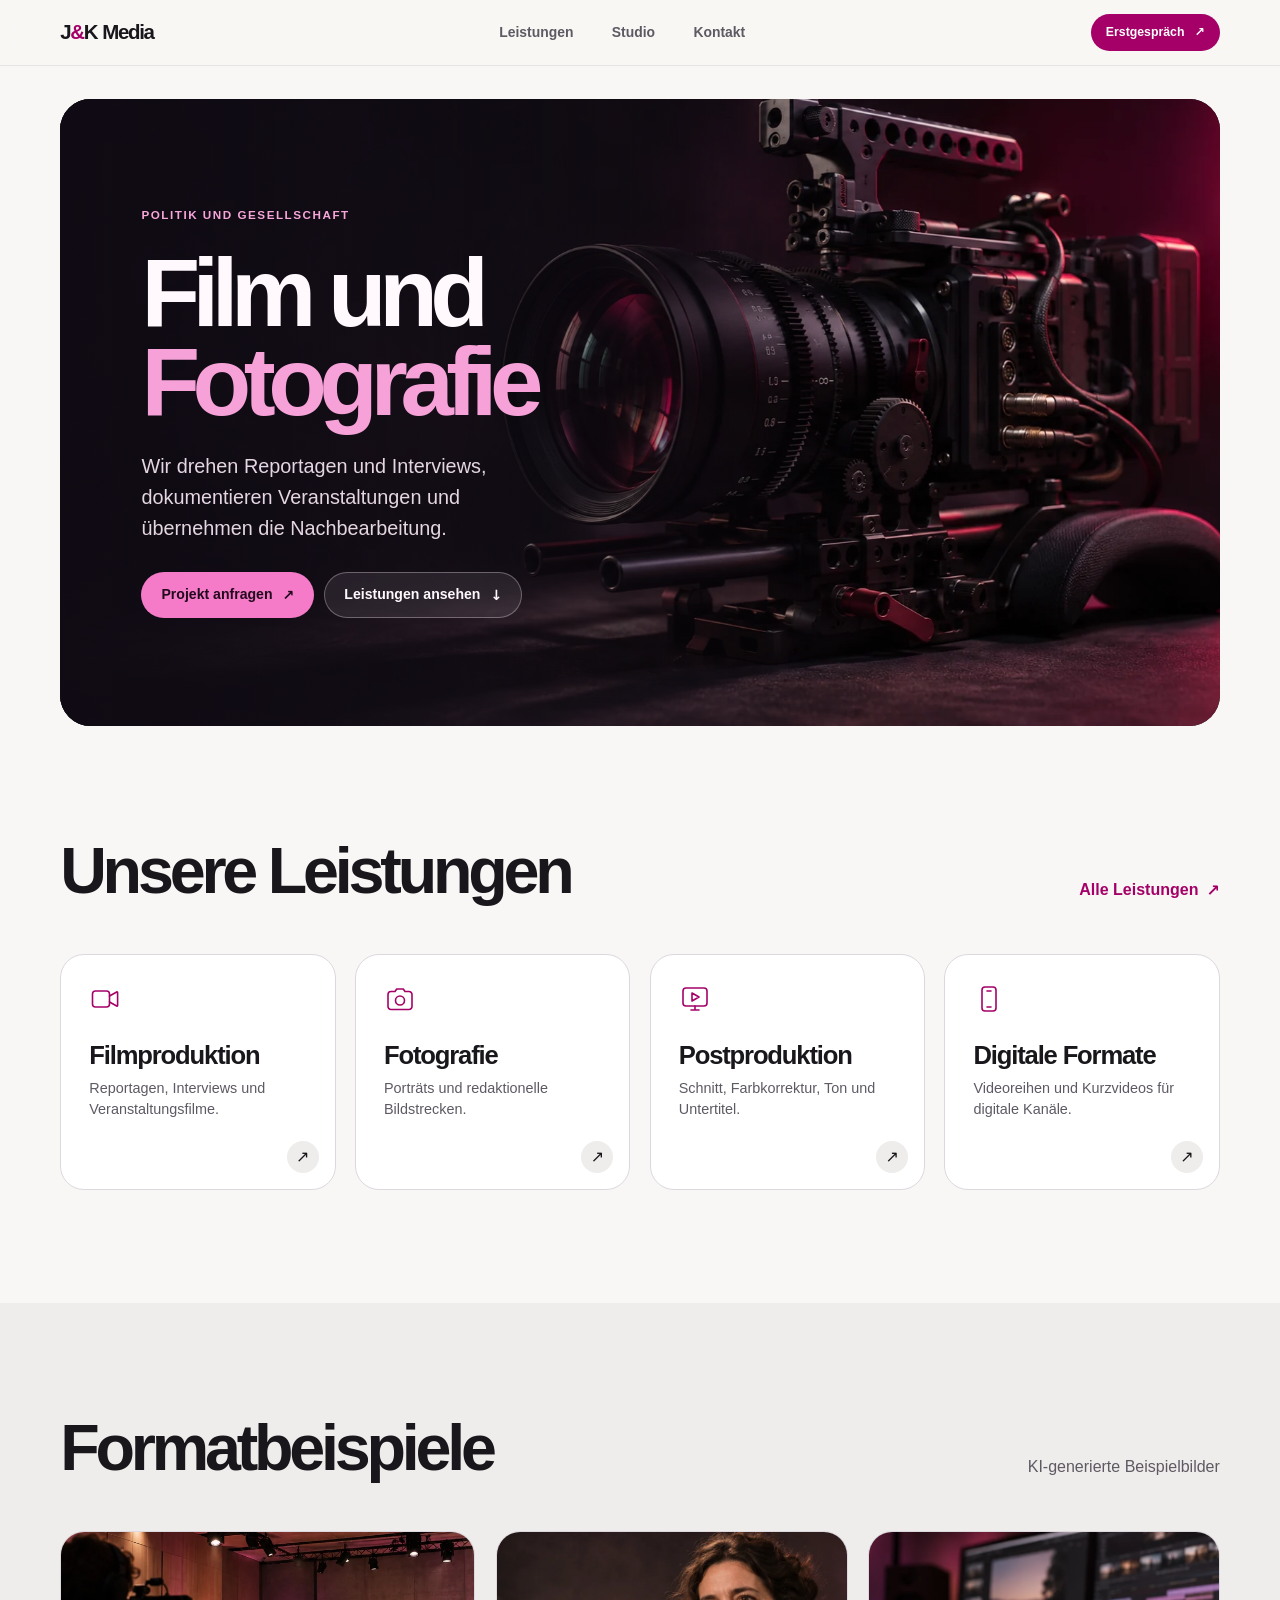
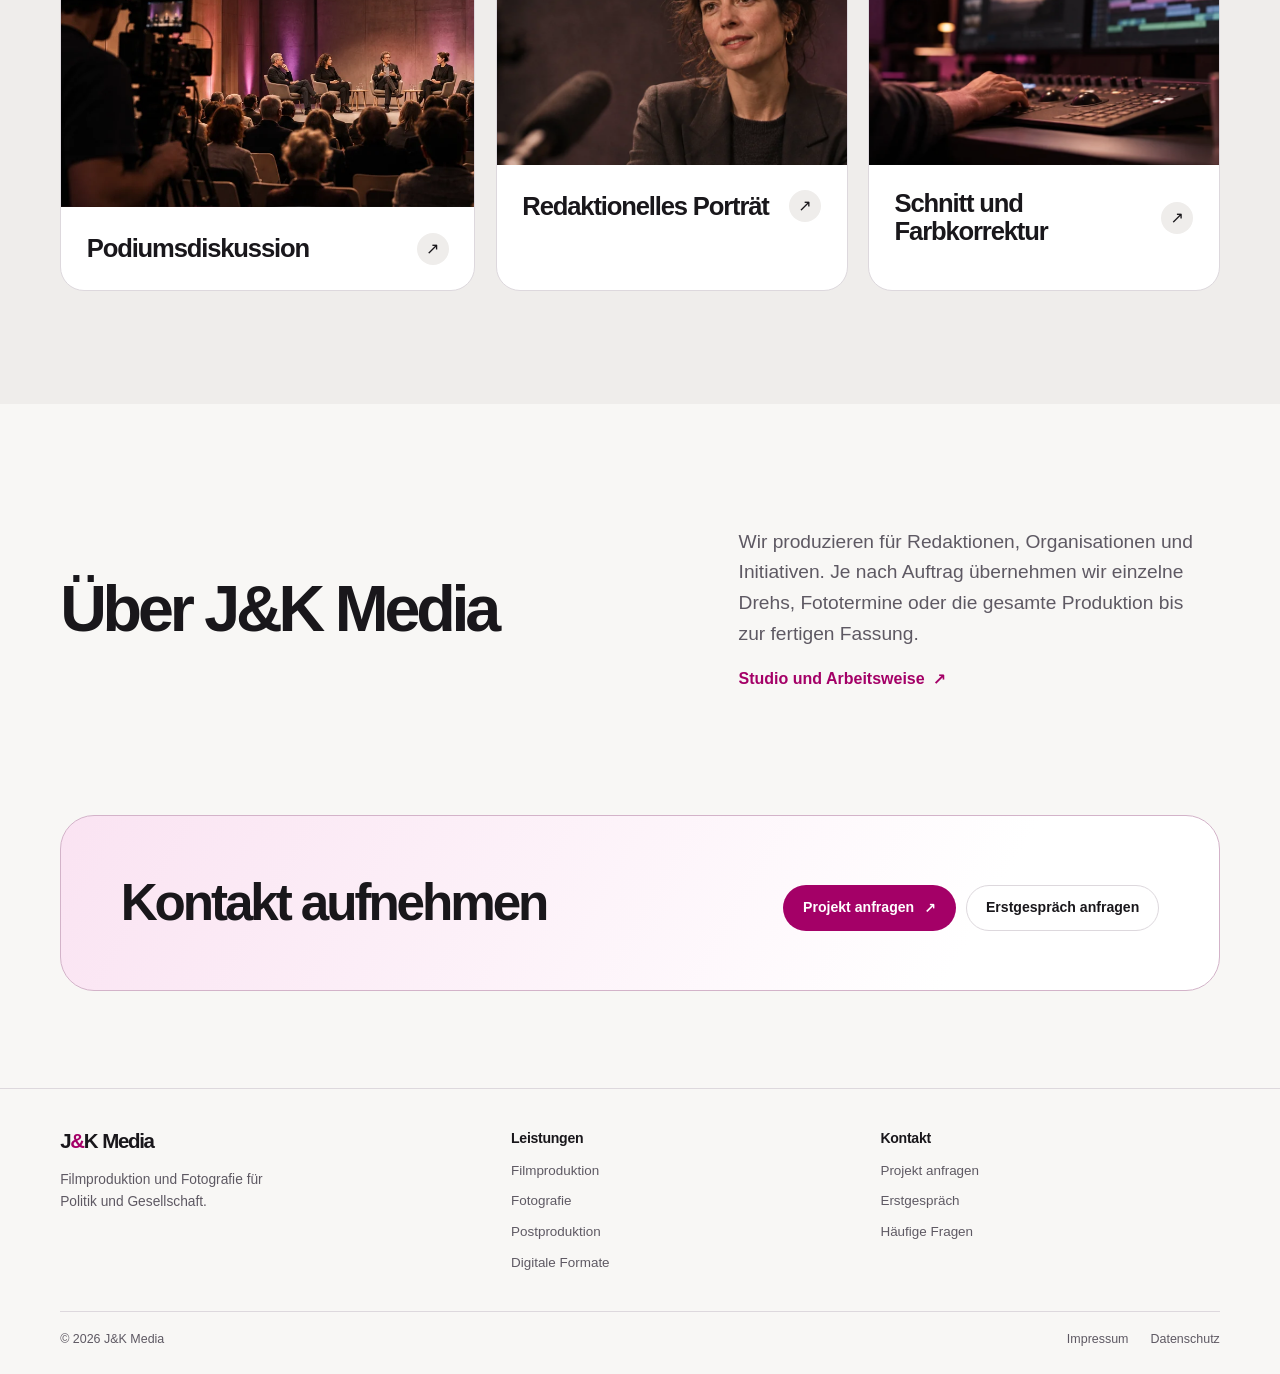
<file: index.html>
<!doctype html>
<html lang="de">
<head>
  <meta charset="utf-8">
  <meta name="viewport" content="width=device-width, initial-scale=1">
  <meta name="color-scheme" content="light dark">
  <meta name="robots" content="noindex">
  <meta name="description" content="J&amp;K Media produziert Reportagen, Interviews und Veranstaltungsfilme zu politischen und gesellschaftlichen Themen. Film, Fotografie und Postproduktion.">
  <title>J&amp;K Media – Filmproduktion und Fotografie</title>
  <link rel="icon" href="assets/images/mark.svg" type="image/svg+xml">
  <link rel="stylesheet" href="assets/css/site.css">
  <script defer src="assets/js/config.js"></script>
  <script defer src="assets/js/site.js"></script>
</head>
<body>
  <a class="skip-link" href="#inhalt">Zum Inhalt springen</a>
  <header class="site-header" data-site-header></header>
  <noscript><nav class="container fallback-nav" aria-label="Hauptnavigation"><a href="leistungen.html">Leistungen</a> <a href="studio.html">Studio</a> <a href="kontakt.html">Kontakt</a></nav></noscript>
  <main id="inhalt">
    <section class="hero container" aria-labelledby="hero-title">
      <div class="hero-frame">
        <picture class="hero-art">
          <source srcset="assets/images/camera-mobile.webp" media="(max-width: 720px)">
          <img class="hero-image" src="assets/images/camera.webp" alt="" width="1774" height="887" fetchpriority="high">
        </picture>
        <div class="hero-content">
          <p class="eyebrow">Politik und Gesellschaft</p>
          <h1 id="hero-title">Film und<br> <em>Fotografie</em></h1>
          <p class="hero-lead">Wir drehen Reportagen und Interviews, dokumentieren Veranstaltungen und übernehmen die Nachbearbeitung.</p>
          <div class="button-row">
            <a class="button button-primary" href="kontakt.html">Projekt anfragen <span class="arrow" aria-hidden="true">↗</span></a>
            <a class="button button-glass" href="#leistungen">Leistungen ansehen <span class="arrow" aria-hidden="true">↓</span></a>
          </div>
        </div>
      </div>
    </section>

    <section class="container section" id="leistungen" aria-labelledby="leistungen-title">
      <div class="section-heading reveal">
        <h2 class="section-title" id="leistungen-title">Unsere Leistungen</h2>
        <a class="text-link" href="leistungen.html">Alle Leistungen <span class="arrow" aria-hidden="true">↗</span></a>
      </div>
      <div class="service-grid">
        <a class="service-card reveal" href="leistungen.html#film">
          <svg class="service-icon" viewBox="0 0 32 32" aria-hidden="true" fill="none" stroke="currentColor" stroke-width="1.6" stroke-linecap="round" stroke-linejoin="round"><rect x="3.5" y="8" width="17" height="16" rx="3"/><path d="m20.5 13 7.2-4a.6.6 0 0 1 .9.5v13a.6.6 0 0 1-.9.5l-7.2-4"/></svg>
          <h3>Filmproduktion</h3>
          <p>Reportagen, Interviews und Veranstaltungsfilme.</p>
          <span class="card-arrow" aria-hidden="true">↗</span>
        </a>
        <a class="service-card reveal" href="leistungen.html#fotografie">
          <svg class="service-icon" viewBox="0 0 32 32" aria-hidden="true" fill="none" stroke="currentColor" stroke-width="1.6" stroke-linecap="round" stroke-linejoin="round"><path d="M11 8.5 12.7 6h6.6L21 8.5h4a3 3 0 0 1 3 3v12a3 3 0 0 1-3 3H7a3 3 0 0 1-3-3v-12a3 3 0 0 1 3-3z"/><circle cx="16" cy="17.5" r="4.5"/></svg>
          <h3>Fotografie</h3>
          <p>Porträts und redaktionelle Bildstrecken.</p>
          <span class="card-arrow" aria-hidden="true">↗</span>
        </a>
        <a class="service-card reveal" href="leistungen.html#postproduktion">
          <svg class="service-icon" viewBox="0 0 32 32" aria-hidden="true" fill="none" stroke="currentColor" stroke-width="1.6" stroke-linecap="round" stroke-linejoin="round"><rect x="4" y="5" width="24" height="18" rx="3"/><path d="M12 27h8m-4-4v4m-3-17 7 4-7 4z"/></svg>
          <h3>Postproduktion</h3>
          <p>Schnitt, Farbkorrektur, Ton und Untertitel.</p>
          <span class="card-arrow" aria-hidden="true">↗</span>
        </a>
        <a class="service-card reveal" href="leistungen.html#digital">
          <svg class="service-icon" viewBox="0 0 32 32" aria-hidden="true" fill="none" stroke="currentColor" stroke-width="1.6" stroke-linecap="round" stroke-linejoin="round"><rect x="9" y="4" width="14" height="24" rx="3"/><path d="M14 8h4m-4 16h4"/></svg>
          <h3>Digitale Formate</h3>
          <p>Videoreihen und Kurzvideos für digitale Kanäle.</p>
          <span class="card-arrow" aria-hidden="true">↗</span>
        </a>
      </div>
    </section>

    <section class="formats" aria-labelledby="formate-title">
      <div class="container section">
        <div class="section-heading reveal">
          <h2 class="section-title" id="formate-title">Formatbeispiele</h2>
          <p>KI-generierte Beispielbilder</p>
        </div>
        <div class="format-grid">
          <a class="format-card reveal" href="leistungen.html#film">
            <div class="format-image"><img src="assets/images/forum.webp" alt="Blick in ein Auditorium mit Kamera im Vordergrund" width="1024" height="512" loading="lazy"></div>
            <div class="format-caption"><h3>Podiums&shy;diskussion</h3><span class="card-arrow" aria-hidden="true">↗</span></div>
          </a>
          <a class="format-card reveal" href="leistungen.html#fotografie">
            <div class="format-image"><img src="assets/images/portrait.webp" alt="Person in einer Interviewsituation" width="1024" height="512" loading="lazy"></div>
            <div class="format-caption"><h3>Redaktionelles Porträt</h3><span class="card-arrow" aria-hidden="true">↗</span></div>
          </a>
          <a class="format-card reveal" href="leistungen.html#postproduktion">
            <div class="format-image"><img src="assets/images/post.webp" alt="Arbeitsplatz mit Bildschirmen und Schnittpult" width="1024" height="512" loading="lazy"></div>
            <div class="format-caption"><h3>Schnitt und Farbkorrektur</h3><span class="card-arrow" aria-hidden="true">↗</span></div>
          </a>
        </div>
      </div>
    </section>

    <section class="container section studio-teaser" aria-labelledby="studio-title">
      <div class="split reveal">
        <h2 class="section-title" id="studio-title">Über J&amp;K Media</h2>
        <div class="stack">
          <p class="lead">Wir produzieren für Redaktionen, Organisationen und Initiativen. Je nach Auftrag übernehmen wir einzelne Drehs, Fototermine oder die gesamte Produktion bis zur fertigen Fassung.</p>
          <a class="text-link" href="studio.html">Studio und Arbeitsweise <span class="arrow" aria-hidden="true">↗</span></a>
        </div>
      </div>
    </section>

    <section class="container home-contact" aria-labelledby="kontakt-title">
      <div class="contact-band reveal">
        <h2 id="kontakt-title">Kontakt aufnehmen</h2>
        <div class="button-row">
          <a class="button button-primary" href="kontakt.html">Projekt anfragen <span class="arrow" aria-hidden="true">↗</span></a>
          <a class="button button-secondary" href="kontakt.html?anliegen=termin">Erstgespräch anfragen</a>
        </div>
      </div>
    </section>
  </main>
  <footer class="site-footer" data-site-footer></footer>
  <noscript><nav class="container fallback-nav" aria-label="Rechtliches"><a href="impressum.html">Impressum</a> <a href="datenschutz.html">Datenschutz</a></nav></noscript>
</body>
</html>
</file>
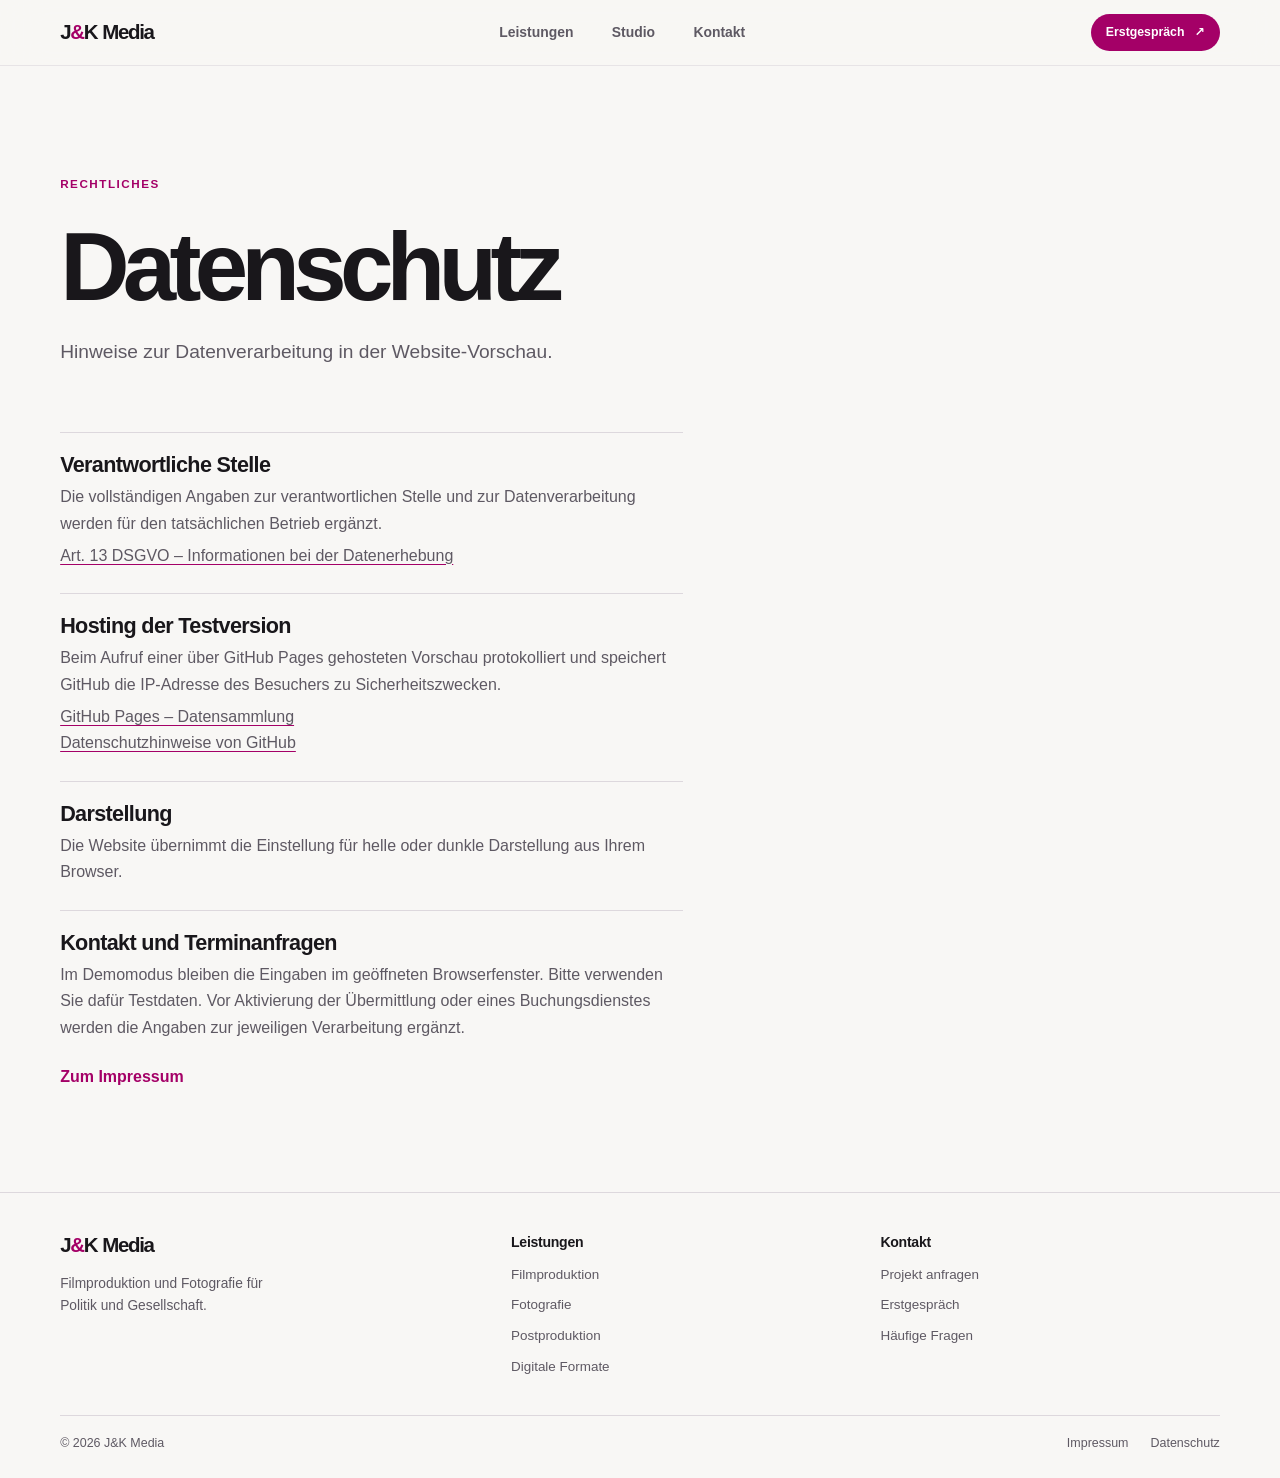
<file: datenschutz.html>
<!doctype html>
<html lang="de">
<head>
  <meta charset="utf-8">
  <meta name="viewport" content="width=device-width, initial-scale=1">
  <meta name="color-scheme" content="light dark">
  <meta name="robots" content="noindex">
  <meta name="description" content="Hinweise zum Datenschutz in der Website-Vorschau von J&amp;K Media.">
  <title>Datenschutz – J&amp;K Media</title>
  <link rel="icon" href="assets/images/mark.svg" type="image/svg+xml">
  <link rel="stylesheet" href="assets/css/site.css">
  <link rel="stylesheet" href="assets/css/pages.css">
  <script src="assets/js/config.js" defer></script>
  <script src="assets/js/site.js" defer></script>
</head>
<body>
  <a class="skip-link" href="#inhalt">Zum Inhalt springen</a>
  <header class="site-header" data-site-header></header>
  <noscript><nav class="container fallback-nav" aria-label="Hauptnavigation"><a href="index.html">Startseite</a> <a href="leistungen.html">Leistungen</a> <a href="studio.html">Studio</a> <a href="kontakt.html">Kontakt</a></nav></noscript>
  <main id="inhalt">
    <section class="page-intro editorial-intro section legal-intro">
      <div class="container">
        <p class="eyebrow">Rechtliches</p>
        <h1>Datenschutz</h1>
        <p class="lead">Hinweise zur Datenverarbeitung in der Website-Vorschau.</p>
      </div>
    </section>
    <div class="container">
      <div class="legal-copy">
        <section>
          <h2>Verantwortliche Stelle</h2>
          <p>Die vollständigen Angaben zur verantwortlichen Stelle und zur Datenverarbeitung werden für den tatsächlichen Betrieb ergänzt.</p>
          <p><a href="https://eur-lex.europa.eu/legal-content/DE/TXT/?uri=CELEX%3A32016R0679#art_13">Art. 13 DSGVO – Informationen bei der Datenerhebung</a></p>
        </section>
        <section>
          <h2>Hosting der Testversion</h2>
          <p>Beim Aufruf einer über GitHub Pages gehosteten Vorschau protokolliert und speichert GitHub die IP-Adresse des Besuchers zu Sicherheitszwecken.</p>
          <p><a href="https://docs.github.com/de/pages/getting-started-with-github-pages/what-is-github-pages#datensammlung">GitHub Pages – Datensammlung</a><br>
             <a href="https://docs.github.com/de/site-policy/privacy-policies/github-general-privacy-statement">Datenschutzhinweise von GitHub</a></p>
        </section>
        <section>
          <h2>Darstellung</h2>
          <p>Die Website übernimmt die Einstellung für helle oder dunkle Darstellung aus Ihrem Browser.</p>
        </section>
        <section>
          <h2>Kontakt und Terminanfragen</h2>
          <p>Im Demomodus bleiben die Eingaben im geöffneten Browserfenster. Bitte verwenden Sie dafür Testdaten. Vor Aktivierung der Übermittlung oder eines Buchungsdienstes werden die Angaben zur jeweiligen Verarbeitung ergänzt.</p>
        </section>
        <a class="text-link" href="impressum.html">Zum Impressum</a>
      </div>
    </div>
  </main>
  <footer class="site-footer" data-site-footer></footer>
</body>
</html>
</file>
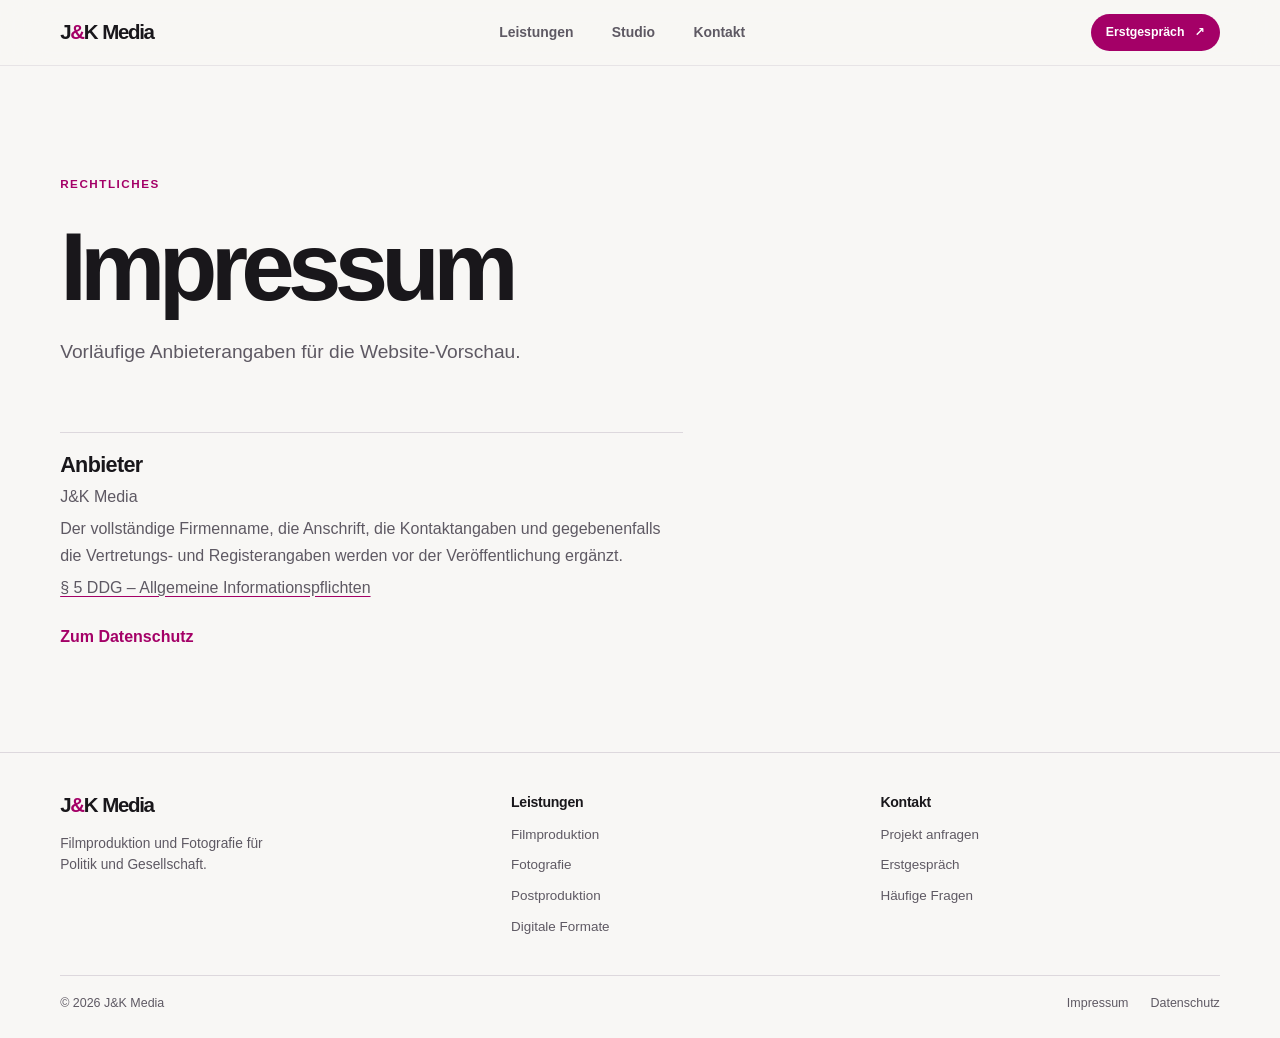
<file: impressum.html>
<!doctype html>
<html lang="de">
<head>
  <meta charset="utf-8">
  <meta name="viewport" content="width=device-width, initial-scale=1">
  <meta name="color-scheme" content="light dark">
  <meta name="robots" content="noindex">
  <meta name="description" content="Anbieterangaben zur Vorschau der Website von J&amp;K Media.">
  <title>Impressum – J&amp;K Media</title>
  <link rel="icon" href="assets/images/mark.svg" type="image/svg+xml">
  <link rel="stylesheet" href="assets/css/site.css">
  <link rel="stylesheet" href="assets/css/pages.css">
  <script src="assets/js/config.js" defer></script>
  <script src="assets/js/site.js" defer></script>
</head>
<body>
  <a class="skip-link" href="#inhalt">Zum Inhalt springen</a>
  <header class="site-header" data-site-header></header>
  <noscript><nav class="container fallback-nav" aria-label="Hauptnavigation"><a href="index.html">Startseite</a> <a href="leistungen.html">Leistungen</a> <a href="studio.html">Studio</a> <a href="kontakt.html">Kontakt</a></nav></noscript>
  <main id="inhalt">
    <section class="page-intro editorial-intro section legal-intro">
      <div class="container">
        <p class="eyebrow">Rechtliches</p>
        <h1>Impressum</h1>
        <p class="lead">Vorläufige Anbieterangaben für die Website-Vorschau.</p>
      </div>
    </section>
    <div class="container">
      <div class="legal-copy">
        <section>
          <h2>Anbieter</h2>
          <p>J&amp;K Media</p>
          <p>Der vollständige Firmenname, die Anschrift, die Kontaktangaben und gegebenenfalls die Vertretungs- und Registerangaben werden vor der Veröffentlichung ergänzt.</p>
          <p><a href="https://www.gesetze-im-internet.de/ddg/__5.html">§ 5 DDG – Allgemeine Informationspflichten</a></p>
        </section>
        <a class="text-link" href="datenschutz.html">Zum Datenschutz</a>
      </div>
    </div>
  </main>
  <footer class="site-footer" data-site-footer></footer>
</body>
</html>
</file>
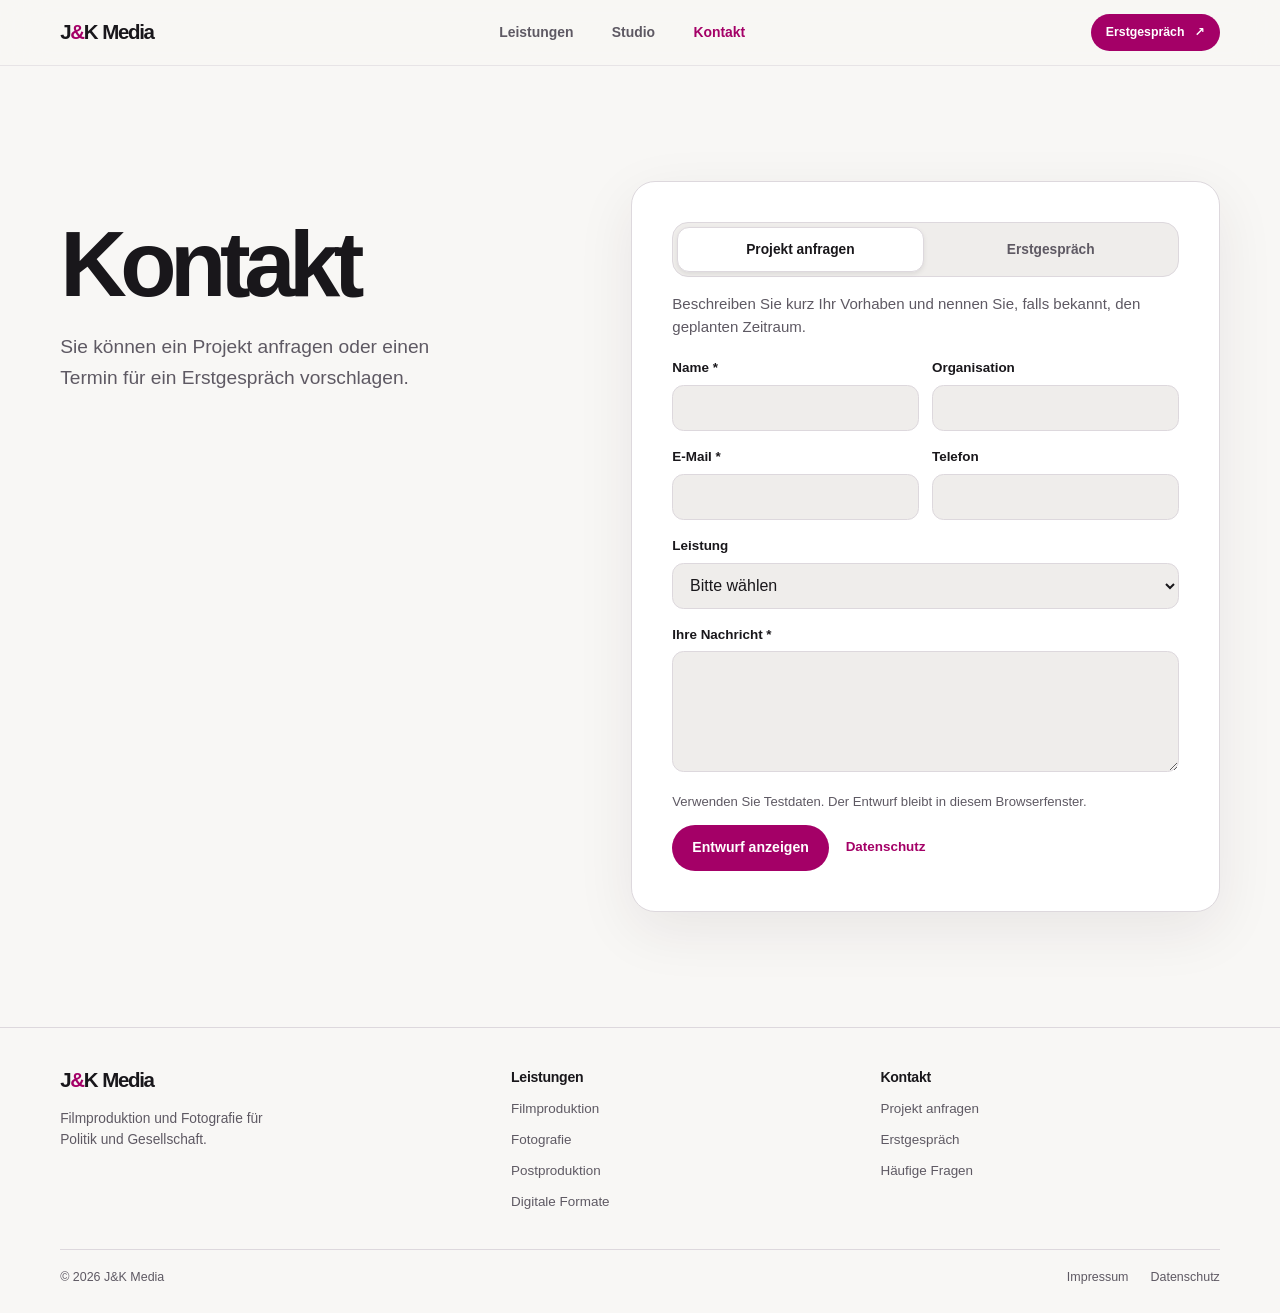
<file: kontakt.html>
<!doctype html>
<html lang="de">
<head>
  <meta charset="utf-8">
  <meta name="viewport" content="width=device-width, initial-scale=1">
  <meta name="color-scheme" content="light dark">
  <meta name="robots" content="noindex">
  <meta name="description" content="Projektanfragen und Termine für ein Erstgespräch mit J&amp;K Media.">
  <title>Kontakt · J&amp;K Media</title>
  <link rel="icon" href="assets/images/mark.svg" type="image/svg+xml">
  <link rel="stylesheet" href="assets/css/site.css">
  <link rel="stylesheet" href="assets/css/contact.css">
  <script src="assets/js/config.js" defer></script>
  <script src="assets/js/site.js" defer></script>
  <script src="assets/js/contact.js" defer></script>
</head>
<body>
  <a class="skip-link" href="#inhalt">Zum Inhalt springen</a>
  <header class="site-header" data-site-header></header>
  <noscript><nav class="container fallback-nav" aria-label="Hauptnavigation"><a href="index.html">Startseite</a> <a href="leistungen.html">Leistungen</a> <a href="studio.html">Studio</a> <a href="kontakt.html" aria-current="page">Kontakt</a></nav></noscript>
  <main id="inhalt">
    <section class="section contact-section" aria-labelledby="contact-title">
      <div class="container contact-grid">
        <div class="contact-intro">
          <h1 id="contact-title">Kontakt</h1>
          <p class="lead">Sie können ein Projekt anfragen oder einen Termin für ein Erstgespräch vorschlagen.</p>
          <address class="contact-channels" data-contact-channels hidden>
            <a class="text-link" data-contact-email hidden>E-Mail schreiben</a>
            <a class="text-link" data-contact-phone hidden>Anrufen</a>
            <a class="text-link" data-contact-whatsapp hidden>WhatsApp öffnen</a>
          </address>
        </div>

        <div class="surface contact-card" id="anfrage">
          <noscript>
            <p>Aktivieren Sie JavaScript, um eine Anfrage zu erstellen oder einen Termin vorzuschlagen.</p>
          </noscript>

          <div data-contact-interface hidden>
            <div class="contact-modes" role="group" aria-label="Anliegen">
              <button type="button" data-contact-mode="projekt" aria-controls="contact-form" aria-pressed="true">Projekt anfragen</button>
              <button type="button" data-contact-mode="termin" aria-controls="contact-form" aria-pressed="false">Erstgespräch</button>
            </div>

            <p class="contact-mode-note" id="contact-mode-note"></p>
            <div class="contact-booking" data-booking-link hidden>
              <a class="button button-primary" data-booking-url target="_blank" rel="noopener noreferrer">Kalender öffnen <span aria-hidden="true">↗</span></a>
              <small>Der Kalender des Buchungsanbieters öffnet sich in einem neuen Tab.</small>
            </div>

            <form id="contact-form" aria-describedby="contact-mode-note contact-delivery-note">
              <fieldset class="contact-fields" disabled>
                <legend class="contact-visually-hidden">Ihre Angaben</legend>
                <label for="contact-name">Name <span aria-hidden="true">*</span>
                  <input id="contact-name" name="name" autocomplete="name" maxlength="100" required>
                </label>
                <label for="contact-company">Organisation
                  <input id="contact-company" name="company" autocomplete="organization" maxlength="120">
                </label>
                <label for="contact-email">E-Mail <span aria-hidden="true">*</span>
                  <input id="contact-email" name="email" type="email" autocomplete="email" maxlength="254" required>
                </label>
                <label for="contact-phone">Telefon
                  <input id="contact-phone" name="phone" type="tel" autocomplete="tel" maxlength="50">
                </label>
                <label class="contact-field-wide" for="contact-service" data-project-field>Leistung
                  <select id="contact-service" name="service">
                    <option value="">Bitte wählen</option>
                    <option value="Film &amp; Video">Filmproduktion</option>
                    <option>Fotografie</option>
                    <option value="Live &amp; Event">Veranstaltungen</option>
                    <option value="Social Media">Digitale Formate</option>
                    <option>Postproduktion</option>
                    <option>Sonstiges</option>
                  </select>
                </label>
                <label for="contact-date" data-booking-field hidden>Wunschdatum <span aria-hidden="true">*</span>
                  <input id="contact-date" name="preferredDate" type="date" required disabled>
                </label>
                <label for="contact-time" data-booking-field hidden>Zeitfenster (Berliner Zeit)
                  <select id="contact-time" name="preferredTime" disabled>
                    <option value="">Flexibel</option>
                    <option>Vormittags (9–12 Uhr)</option>
                    <option>Mittags (12–15 Uhr)</option>
                    <option>Nachmittags (15–18 Uhr)</option>
                  </select>
                </label>
                <label class="contact-field-wide" for="contact-message"><span data-message-label>Ihre Nachricht <span aria-hidden="true">*</span></span>
                  <textarea id="contact-message" name="message" rows="4" maxlength="3000" required></textarea>
                </label>
              </fieldset>
              <p class="contact-delivery-note" id="contact-delivery-note"></p>
              <div class="contact-actions">
                <button type="submit" class="button button-primary" disabled data-contact-submit></button>
                <a class="text-link" href="datenschutz.html">Datenschutz</a>
              </div>
            </form>
            <p class="contact-status" role="status" aria-live="polite" data-contact-status></p>

            <div class="contact-draft" data-contact-draft hidden>
              <label for="contact-draft-text">Entwurf</label>
              <textarea id="contact-draft-text" rows="8" readonly></textarea>
              <div class="contact-actions">
                <button class="button button-secondary" type="button" data-copy-draft>Text kopieren</button>
                <a class="text-link" data-draft-email hidden>E-Mail öffnen</a>
              </div>
            </div>
          </div>
        </div>
      </div>
    </section>
  </main>
  <footer class="site-footer" data-site-footer></footer>
</body>
</html>
</file>
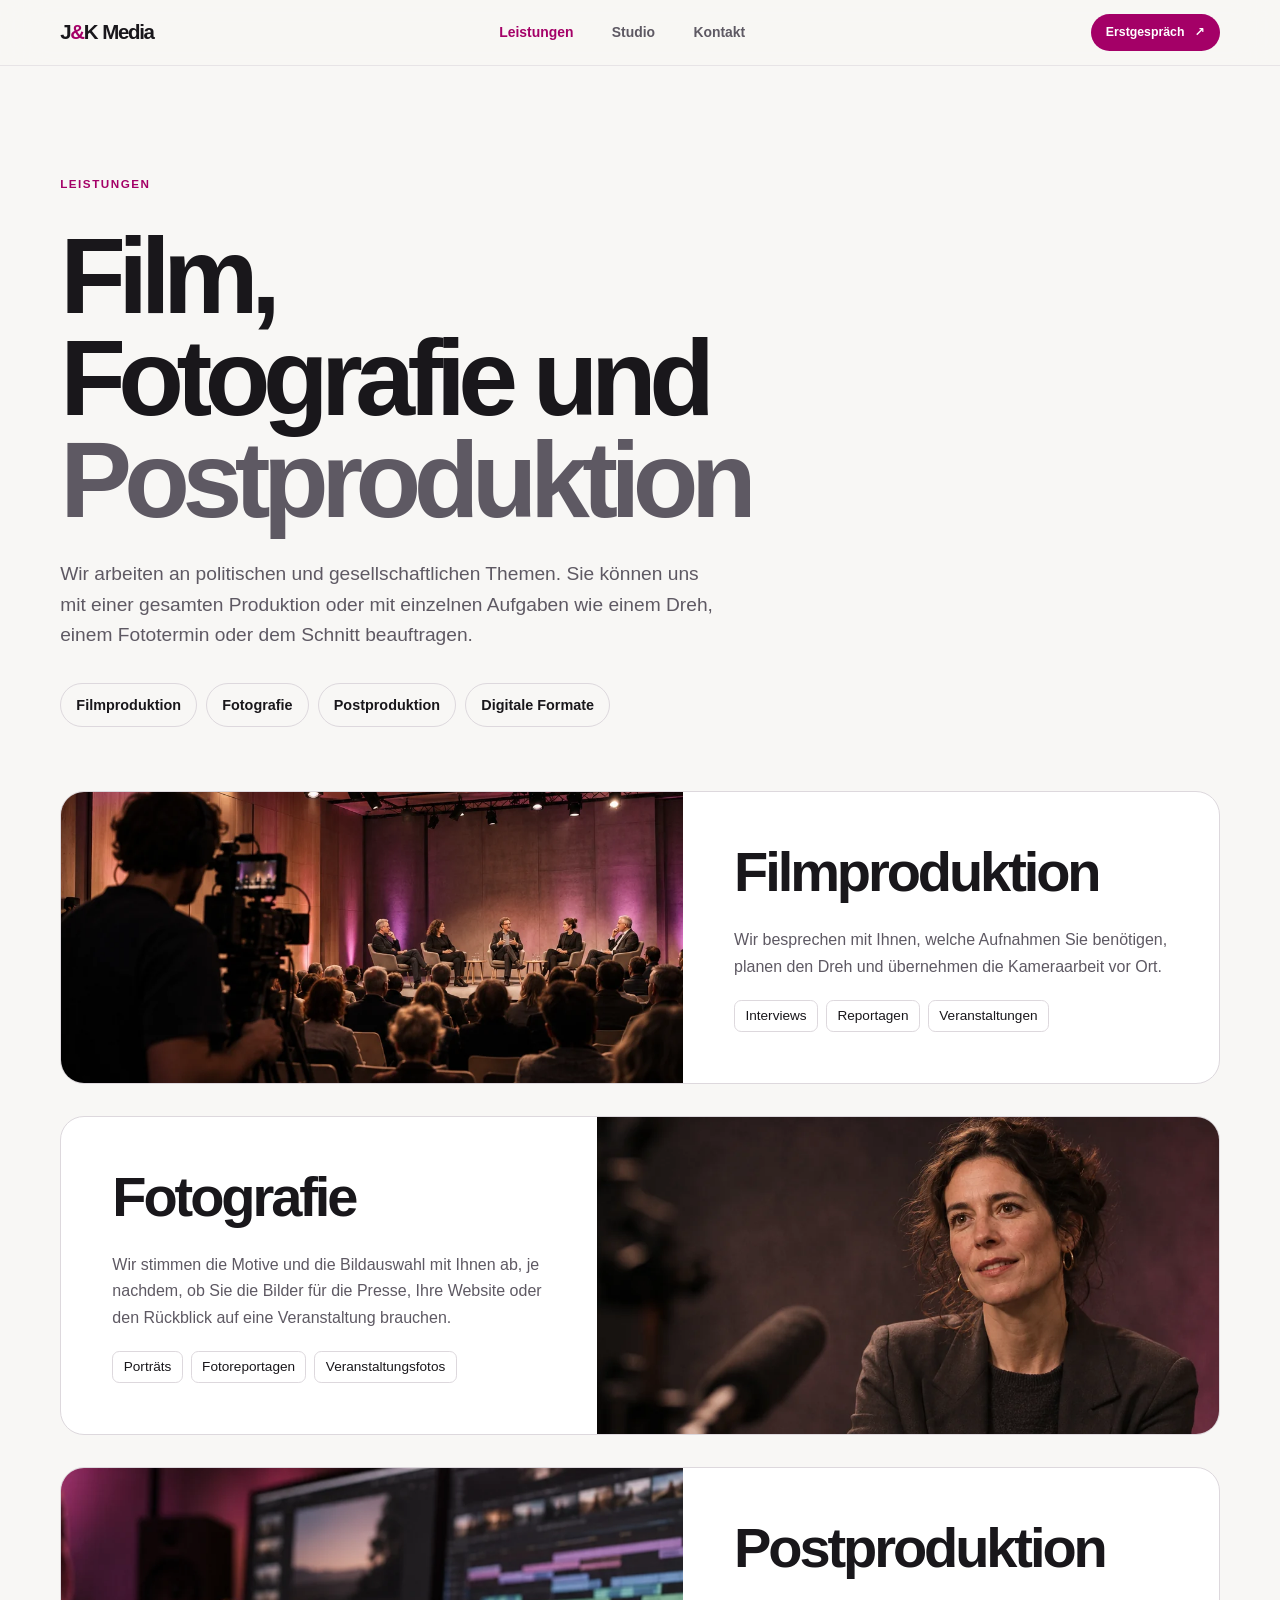
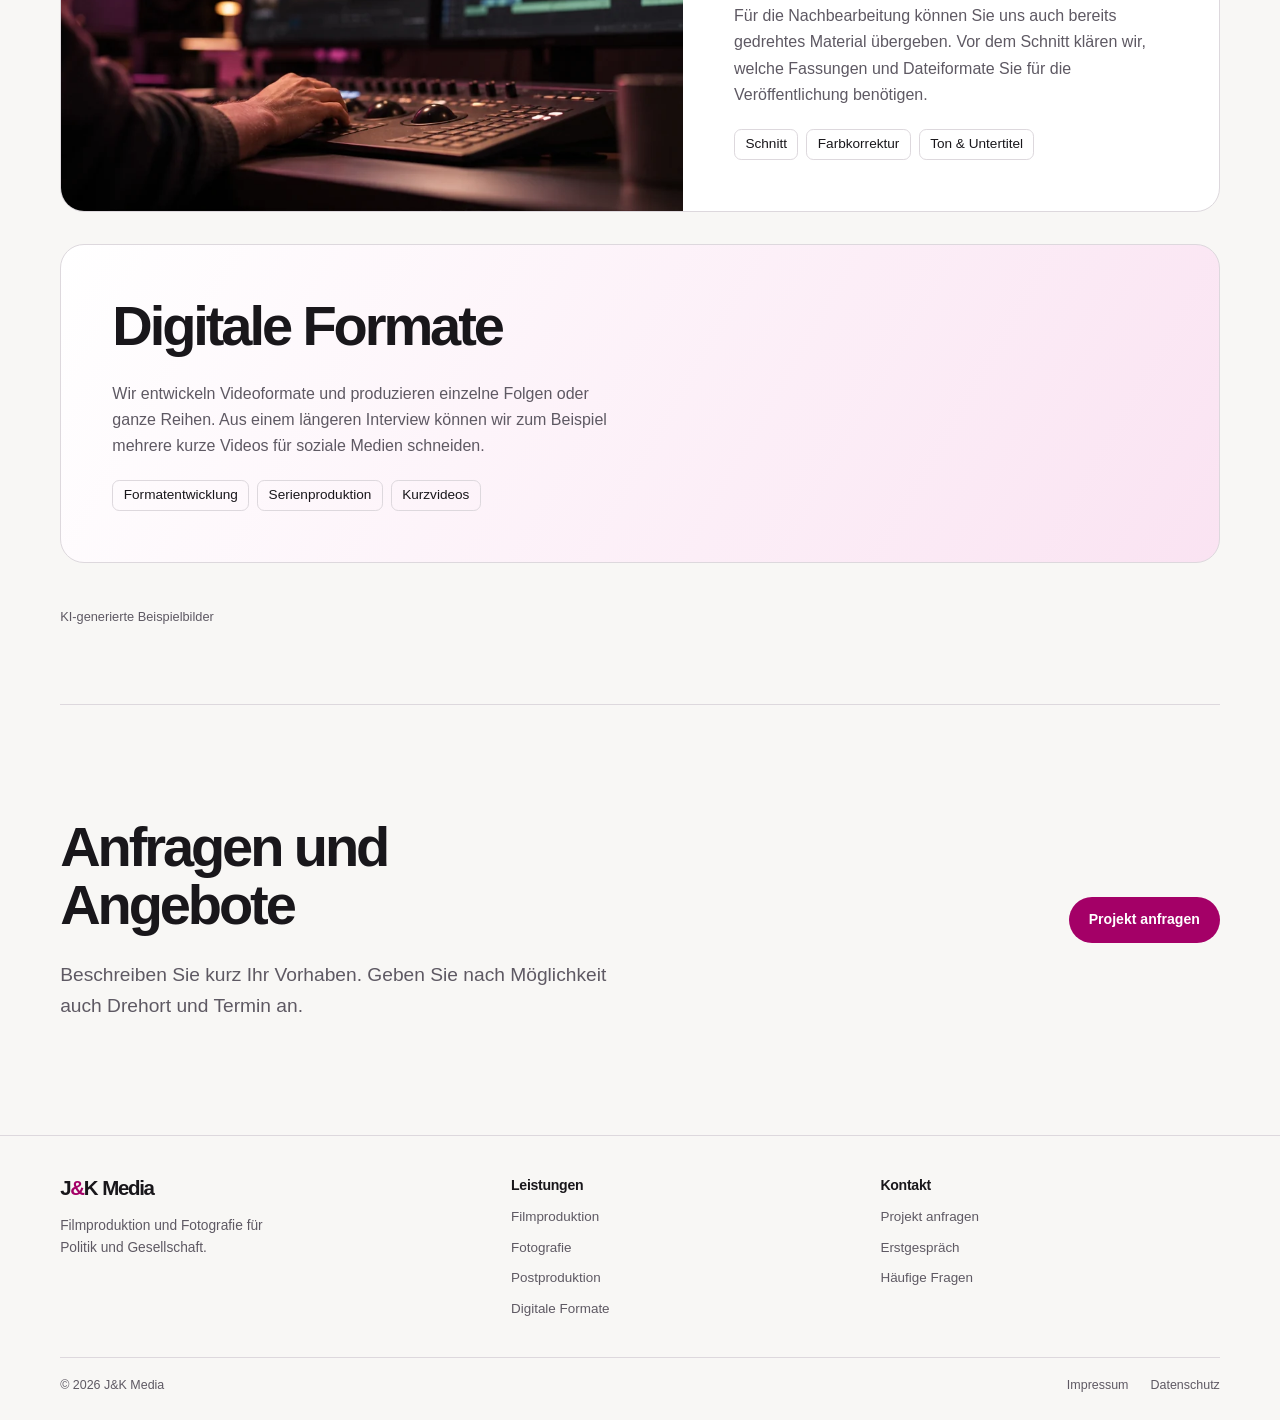
<file: leistungen.html>
<!doctype html>
<html lang="de">
<head>
  <meta charset="utf-8">
  <meta name="viewport" content="width=device-width, initial-scale=1">
  <meta name="color-scheme" content="light dark">
  <meta name="robots" content="noindex">
  <meta name="description" content="J&amp;K Media bietet Filmproduktion, Fotografie, Postproduktion und digitale Videoformate für politische und gesellschaftliche Themen an.">
  <title>Leistungen – J&amp;K Media</title>
  <link rel="icon" href="assets/images/mark.svg" type="image/svg+xml">
  <link rel="stylesheet" href="assets/css/site.css">
  <link rel="stylesheet" href="assets/css/pages.css">
  <script src="assets/js/config.js" defer></script>
  <script src="assets/js/site.js" defer></script>
</head>
<body>
  <a class="skip-link" href="#inhalt">Zum Inhalt springen</a>
  <header class="site-header" data-site-header></header>
  <noscript><nav class="container fallback-nav" aria-label="Hauptnavigation"><a href="index.html">Startseite</a> <a href="studio.html">Studio</a> <a href="kontakt.html">Kontakt</a></nav></noscript>
  <main id="inhalt">
    <section class="page-intro editorial-intro section">
      <div class="container">
        <p class="eyebrow">Leistungen</p>
        <h1>Film, Fotografie und <span>Postproduktion</span></h1>
        <p class="lead">Wir arbeiten an politischen und gesellschaftlichen Themen. Sie können uns mit einer gesamten Produktion oder mit einzelnen Aufgaben wie einem Dreh, einem Fototermin oder dem Schnitt beauftragen.</p>
        <nav class="jump-links" aria-label="Leistungen im Überblick">
          <a href="#film">Filmproduktion</a>
          <a href="#fotografie">Fotografie</a>
          <a href="#postproduktion">Postproduktion</a>
          <a href="#digital">Digitale Formate</a>
        </nav>
      </div>
    </section>

    <div class="container service-list">
      <article class="service-detail" id="film" aria-labelledby="film-titel">
        <figure class="service-visual">
          <img src="assets/images/forum.webp" alt="Blick auf ein Gespräch auf einer Bühne vor Publikum" loading="lazy" decoding="async">
        </figure>
        <div class="service-copy">
          <h2 id="film-titel">Filmproduktion</h2>
          <p>Wir besprechen mit Ihnen, welche Aufnahmen Sie benötigen, planen den Dreh und übernehmen die Kameraarbeit vor Ort.</p>
          <ul class="format-list" aria-label="Formate für Film und Kamera">
            <li>Interviews</li>
            <li>Reportagen</li>
            <li>Veranstaltungen</li>
          </ul>
        </div>
      </article>

      <article class="service-detail" id="fotografie" aria-labelledby="foto-titel">
        <figure class="service-visual">
          <img src="assets/images/portrait.webp" alt="Redaktionelles Porträt bei der Arbeit vor Ort" loading="lazy" decoding="async">
        </figure>
        <div class="service-copy">
          <h2 id="foto-titel">Fotografie</h2>
          <p>Wir stimmen die Motive und die Bildauswahl mit Ihnen ab, je nachdem, ob Sie die Bilder für die Presse, Ihre Website oder den Rückblick auf eine Veranstaltung brauchen.</p>
          <ul class="format-list" aria-label="Formate für Fotografie">
            <li>Porträts</li>
            <li>Fotoreportagen</li>
            <li>Veranstaltungsfotos</li>
          </ul>
        </div>
      </article>

      <article class="service-detail" id="postproduktion" aria-labelledby="post-titel">
        <figure class="service-visual">
          <img src="assets/images/post.webp" alt="Schnittplatz mit Videomaterial auf den Monitoren" loading="lazy" decoding="async">
        </figure>
        <div class="service-copy">
          <h2 id="post-titel">Postproduktion</h2>
          <p>Für die Nachbearbeitung können Sie uns auch bereits gedrehtes Material übergeben. Vor dem Schnitt klären wir, welche Fassungen und Dateiformate Sie für die Veröffentlichung benötigen.</p>
          <ul class="format-list" aria-label="Leistungen in der Postproduktion">
            <li>Schnitt</li>
            <li>Farbkorrektur</li>
            <li>Ton &amp; Untertitel</li>
          </ul>
        </div>
      </article>

      <article class="service-detail service-detail-text" id="digital" aria-labelledby="digital-titel">
        <div class="service-copy">
          <h2 id="digital-titel">Digitale Formate</h2>
          <p>Wir entwickeln Videoformate und produzieren einzelne Folgen oder ganze Reihen. Aus einem längeren Interview können wir zum Beispiel mehrere kurze Videos für soziale Medien schneiden.</p>
          <ul class="format-list" aria-label="Digitale Medienformate">
            <li>Formatentwicklung</li>
            <li>Serienproduktion</li>
            <li>Kurzvideos</li>
          </ul>
        </div>
      </article>
      <p class="media-note">KI-generierte Beispielbilder</p>
    </div>

    <section class="section container editorial-cta">
      <div>
        <h2 class="section-title">Anfragen und Angebote</h2>
        <p class="lead">Beschreiben Sie kurz Ihr Vorhaben. Geben Sie nach Möglichkeit auch Drehort und Termin an.</p>
      </div>
      <a class="button button-primary" href="kontakt.html">Projekt anfragen</a>
    </section>
  </main>
  <footer class="site-footer" data-site-footer></footer>
  <noscript><nav class="container fallback-nav" aria-label="Rechtliches"><a href="impressum.html">Impressum</a> <a href="datenschutz.html">Datenschutz</a></nav></noscript>
</body>
</html>
</file>
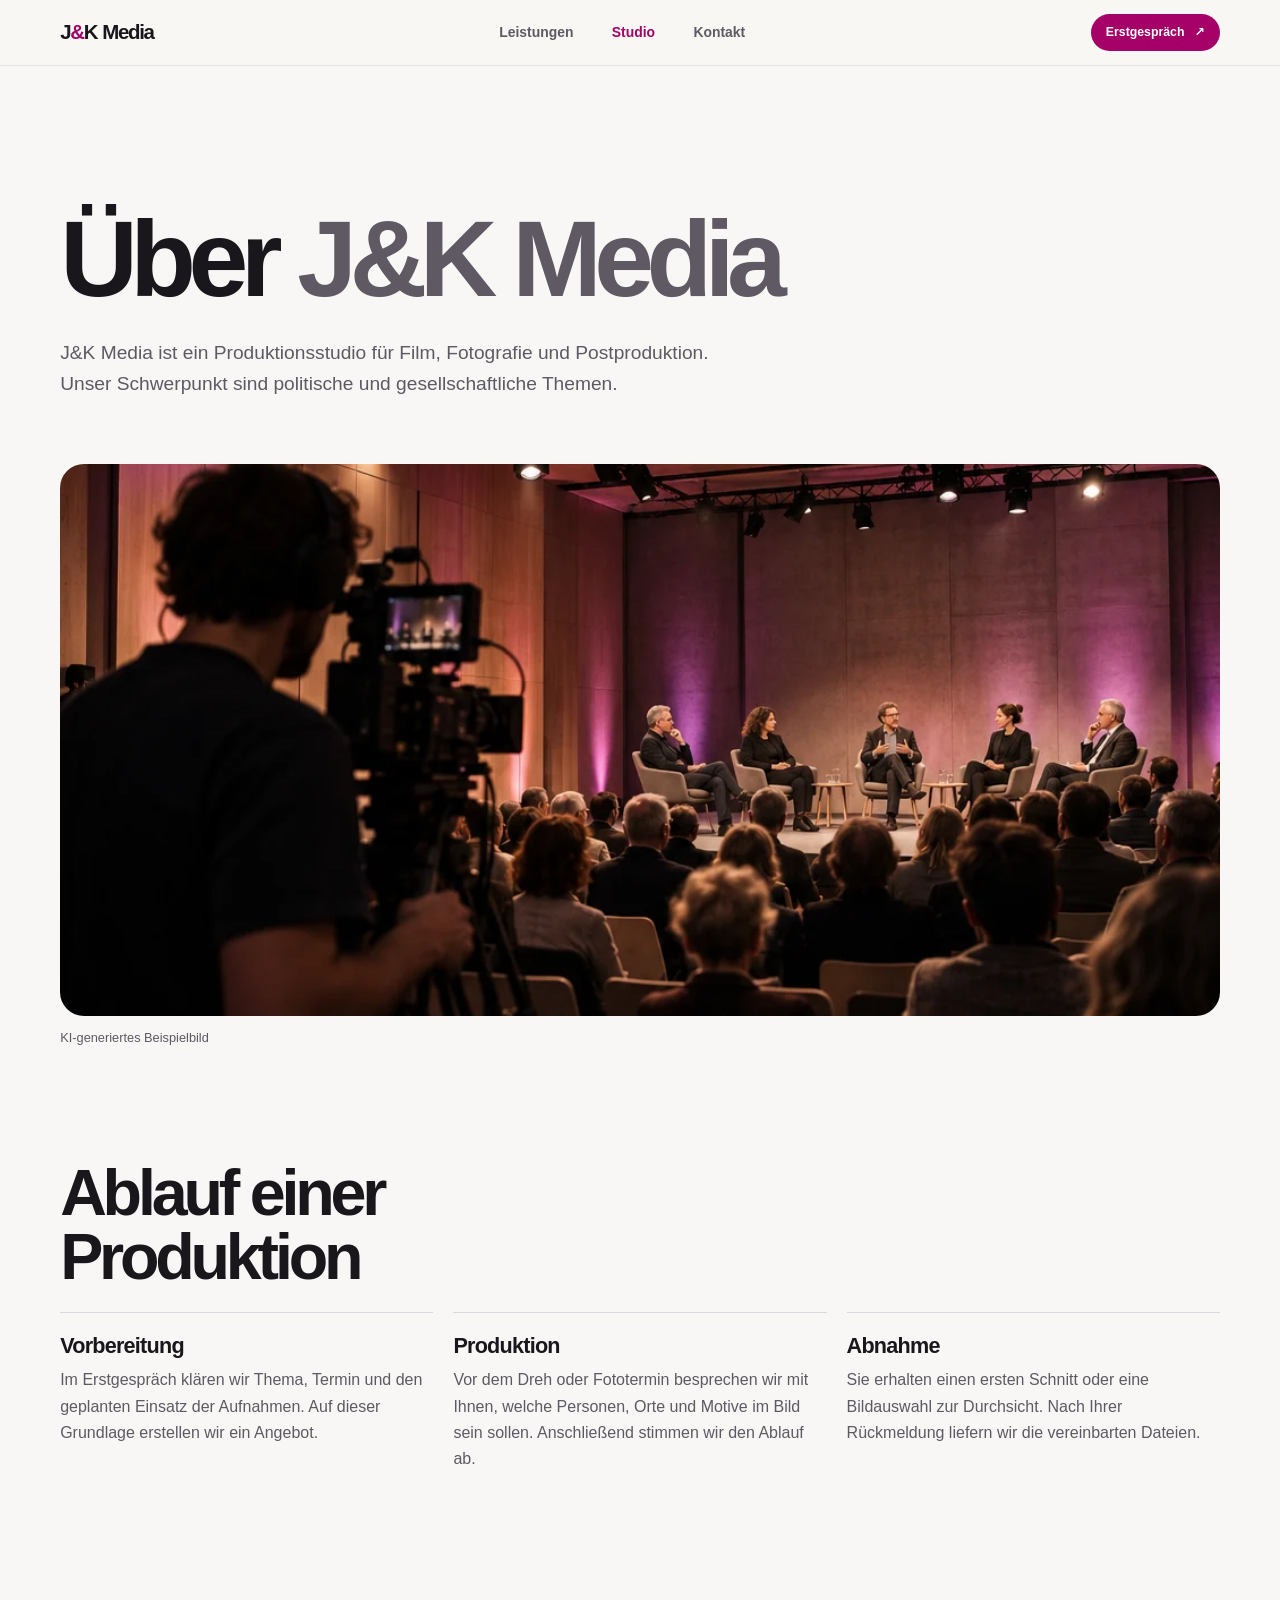
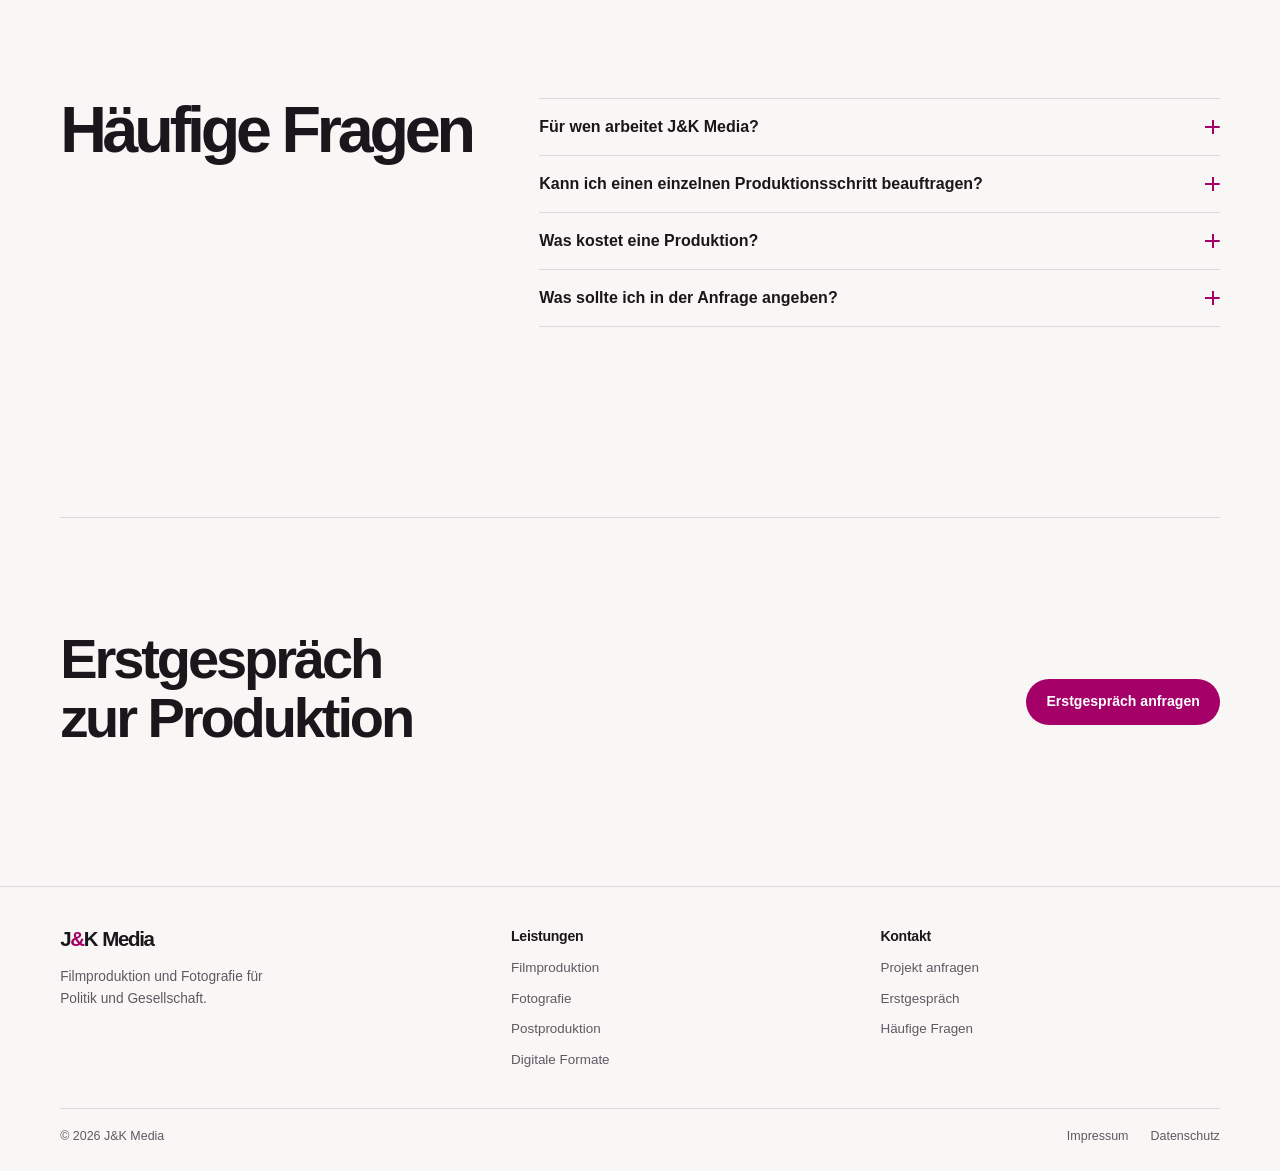
<file: studio.html>
<!doctype html>
<html lang="de">
<head>
  <meta charset="utf-8">
  <meta name="viewport" content="width=device-width, initial-scale=1">
  <meta name="color-scheme" content="light dark">
  <meta name="robots" content="noindex">
  <meta name="description" content="Das Produktionsstudio J&amp;K Media und der Ablauf einer Film- oder Fotoproduktion.">
  <title>Studio – J&amp;K Media</title>
  <link rel="icon" href="assets/images/mark.svg" type="image/svg+xml">
  <link rel="stylesheet" href="assets/css/site.css">
  <link rel="stylesheet" href="assets/css/pages.css">
  <script src="assets/js/config.js" defer></script>
  <script src="assets/js/site.js" defer></script>
</head>
<body>
  <a class="skip-link" href="#inhalt">Zum Inhalt springen</a>
  <header class="site-header" data-site-header></header>
  <noscript><nav class="container fallback-nav" aria-label="Hauptnavigation"><a href="index.html">Startseite</a> <a href="leistungen.html">Leistungen</a> <a href="kontakt.html">Kontakt</a></nav></noscript>
  <main id="inhalt">
    <section class="page-intro editorial-intro section">
      <div class="container">
        <h1>Über <span>J&amp;K Media</span></h1>
        <p class="lead">J&amp;K Media ist ein Produktionsstudio für Film, Fotografie und Postproduktion. Unser Schwerpunkt sind politische und gesellschaftliche Themen.</p>
      </div>
    </section>

    <div class="container">
      <figure class="studio-visual">
        <img src="assets/images/forum.webp" alt="Publikum bei einem öffentlichen Bühnengespräch" loading="eager" decoding="async">
        <figcaption>KI-generiertes Beispielbild</figcaption>
      </figure>
    </div>

    <section class="section container" aria-labelledby="ablauf-titel">
      <div class="editorial-heading">
        <h2 class="section-title" id="ablauf-titel">Ablauf einer Produktion</h2>
      </div>
      <ol class="process-list">
        <li>
          <h3>Vorbereitung</h3>
          <p>Im Erstgespräch klären wir Thema, Termin und den geplanten Einsatz der Aufnahmen. Auf dieser Grundlage erstellen wir ein Angebot.</p>
        </li>
        <li>
          <h3>Produktion</h3>
          <p>Vor dem Dreh oder Fototermin besprechen wir mit Ihnen, welche Personen, Orte und Motive im Bild sein sollen. Anschließend stimmen wir den Ablauf ab.</p>
        </li>
        <li>
          <h3>Abnahme</h3>
          <p>Sie erhalten einen ersten Schnitt oder eine Bildauswahl zur Durchsicht. Nach Ihrer Rückmeldung liefern wir die vereinbarten Dateien.</p>
        </li>
      </ol>
    </section>

    <section class="section container faq-layout" id="fragen" aria-labelledby="fragen-titel">
      <div class="editorial-heading">
        <h2 class="section-title" id="fragen-titel">Häufige Fragen</h2>
      </div>
      <div class="faq-list">
        <details>
          <summary>Für wen arbeitet J&amp;K Media?</summary>
          <p>Unser Angebot richtet sich an Redaktionen, Kulturschaffende, Organisationen und Initiativen, die Beiträge zu politischen oder gesellschaftlichen Themen veröffentlichen möchten.</p>
        </details>
        <details>
          <summary>Kann ich einen einzelnen Produktionsschritt beauftragen?</summary>
          <p>Ja, zum Beispiel die Kameraarbeit für einen Drehtag oder den Schnitt von vorhandenem Material. Weitere Möglichkeiten finden Sie in der <a href="leistungen.html">Leistungsübersicht</a>.</p>
        </details>
        <details>
          <summary>Was kostet eine Produktion?</summary>
          <p>Der Preis hängt davon ab, wie viele Drehtage nötig sind, wie viel Nachbearbeitung anfällt und welche Fassungen Sie benötigen.</p>
        </details>
        <details>
          <summary>Was sollte ich in der Anfrage angeben?</summary>
          <p>Beschreiben Sie kurz das Thema und wofür Sie die Aufnahmen brauchen. Geben Sie an, welche Termine schon feststehen und ob bereits Material vorliegt.</p>
        </details>
      </div>
    </section>

    <section class="section container editorial-cta">
      <div>
        <h2 class="section-title">Erstgespräch zur Produktion</h2>
      </div>
      <a class="button button-primary" href="kontakt.html?anliegen=termin">Erstgespräch anfragen</a>
    </section>
  </main>
  <footer class="site-footer" data-site-footer></footer>
  <noscript><nav class="container fallback-nav" aria-label="Rechtliches"><a href="impressum.html">Impressum</a> <a href="datenschutz.html">Datenschutz</a></nav></noscript>
</body>
</html>
</file>
<file: assets/css/site.css>
:root {
  color-scheme: light;
  --bg: #f8f7f5;
  --surface: #fff;
  --surface-alt: #efedeb;
  --text: #19171b;
  --muted: #5e5963;
  --line: #ddd8dd;
  --accent: #a40067;
  --accent-on: #fff;
  --accent-soft: #fae3f2;
  --header-glass: rgba(248, 247, 245, .91);
  --radius: 24px;
  --shadow: 0 18px 58px rgba(46, 23, 39, .08);
  --max-width: 1328px;
  --gutter: clamp(18px, 4.7vw, 72px);
  --ease: cubic-bezier(.22, 1, .36, 1);
  font-family: -apple-system, BlinkMacSystemFont, "Segoe UI Variable", "Segoe UI", sans-serif;
}

@media (prefers-color-scheme: dark) {
  :root {
    color-scheme: dark;
    --bg: #121114;
    --surface: #1c1a1f;
    --surface-alt: #18161b;
    --text: #f8f4f7;
    --muted: #bcb3bf;
    --line: #38313c;
    --accent: #f882d2;
    --accent-on: #26071c;
    --accent-soft: #392236;
    --header-glass: rgba(18, 17, 20, .91);
    --shadow: 0 20px 55px rgba(0, 0, 0, .24);
  }
}

*, *::before, *::after { box-sizing: border-box; }
[hidden] { display: none !important; }
html { scroll-behavior: smooth; scroll-padding-top: 92px; }
body { margin: 0; background: var(--bg); color: var(--text); font-size: 16px; line-height: 1.55; -webkit-font-smoothing: antialiased; }
main { display: block; }
img { display: block; max-width: 100%; }
a { color: inherit; }
button, input, textarea, select { font: inherit; }
button { color: inherit; }
h1, h2, h3, p { margin: 0; }
h1, h2, h3 { line-height: 1.08; }
::selection { color: var(--accent-on); background: var(--accent); }
:focus-visible { outline: 2px solid var(--accent); outline-offset: 5px; }

.container { width: min(var(--max-width), calc(100% - var(--gutter) * 2)); margin-inline: auto; }
.section { padding-block: clamp(68px, 8.8vw, 134px); }
.page-intro { padding-block: clamp(62px, 8.6vw, 128px) clamp(44px, 5vw, 72px); }
.page-intro h1 { margin-bottom: 20px; max-width: 16ch; font-size: clamp(2.7rem, 7.2vw, 6.35rem); letter-spacing: -.07em; font-weight: 720; line-height: .99; }
.page-intro .lead { max-width: 60ch; }
.eyebrow { margin-bottom: 14px; color: var(--accent); font-size: .73rem; font-weight: 750; letter-spacing: .13em; line-height: 1.4; text-transform: uppercase; }
.section-title { max-width: 18ch; font-size: clamp(2.35rem, 5.05vw, 4.8rem); font-weight: 720; line-height: .99; letter-spacing: -.065em; text-wrap: balance; }
.lead { color: var(--muted); font-size: clamp(1.04rem, 1.5vw, 1.27rem); line-height: 1.6; }
.stack { display: grid; justify-items: start; gap: 18px; }
.split { display: grid; grid-template-columns: 1fr .8fr; gap: clamp(24px, 6vw, 94px); align-items: center; }
.surface { background: var(--surface); border: 1px solid var(--line); border-radius: var(--radius); }
.button-row { display: flex; flex-wrap: wrap; align-items: center; gap: 10px; }
.button { display: inline-flex; align-items: center; justify-content: center; gap: 10px; min-height: 46px; padding: 11px 19px; border: 1px solid transparent; border-radius: 999px; font-size: .88rem; font-weight: 680; line-height: 1.25; text-align: center; text-decoration: none; cursor: pointer; transition: box-shadow .25s ease, background-color .25s ease, border-color .25s ease, transform .35s var(--ease); }
.button:hover { transform: translateY(-2px); }
.button:active { transform: translateY(0); }
.button:disabled { cursor: wait; opacity: .64; transform: none; }
.button-primary { background: var(--accent); color: var(--accent-on); }
.button-primary:hover { box-shadow: 0 7px 22px color-mix(in srgb, var(--accent) 24%, transparent); }
.button-secondary { border-color: var(--line); color: var(--text); background: var(--surface); }
.button-secondary:hover { border-color: var(--accent); }
.text-link { display: inline-flex; align-items: center; gap: 8px; width: fit-content; color: var(--accent); font-weight: 680; text-decoration: none; }
.text-link:hover { text-decoration: underline; text-underline-offset: .2em; }
.arrow { font-family: system-ui, sans-serif; line-height: 1; }
.skip-link { position: fixed; z-index: 50; top: 10px; left: 10px; padding: 10px 18px; transform: translateY(calc(-100% - 14px)); border-radius: 8px; background: var(--surface); color: var(--text); }
.skip-link:focus { transform: none; }
.fallback-nav { display: flex; flex-wrap: wrap; gap: 20px; padding-block: 15px; }

.site-header { position: sticky; z-index: 10; top: 0; background: var(--header-glass); border-bottom: 1px solid color-mix(in srgb, var(--line) 64%, transparent); backdrop-filter: blur(20px) saturate(135%); }
.site-header:empty, .site-footer:empty { display: none; }
.header-inner { position: relative; display: flex; align-items: center; justify-content: space-between; min-height: 65px; gap: 24px; }
.brand { display: inline-flex; align-items: baseline; gap: .25em; flex-shrink: 0; color: var(--text); line-height: 1; font-size: 1.28rem; font-weight: 760; letter-spacing: -.065em; text-decoration: none; }
.brand-sign { color: var(--accent); }
.brand-tail { font-weight: 570; }
.site-nav { display: flex; align-items: center; gap: clamp(17px, 3vw, 39px); }
.site-nav a { color: var(--muted); font-size: .87rem; font-weight: 610; text-decoration: none; transition: color .2s ease; }
.site-nav a:hover, .site-nav a[aria-current="page"] { color: var(--accent); }
.header-cta { min-height: 37px; padding: 7px 14px; font-size: .77rem; }
.icon-button { display: grid; width: 40px; height: 40px; place-items: center; flex: none; padding: 0; border: 1px solid var(--line); border-radius: 50%; background: transparent; color: var(--text); cursor: pointer; transition: background .2s ease, border-color .2s ease; }
.icon-button:hover { background: var(--surface); border-color: var(--accent); }
.icon-button svg { width: 17px; height: 17px; }
.menu-toggle, .site-nav .mobile-booking { display: none; }

.hero { padding-top: clamp(16px, 2.6vw, 40px); }
.hero-frame { --accent: #f57bc9; --accent-on: #23091c; position: relative; display: grid; align-items: center; isolation: isolate; min-height: clamp(520px, 49vw, 695px); overflow: hidden; border-radius: clamp(20px, 2.4vw, 36px); background: #19111d; color: #fff9fd; }
.hero-art, .hero-frame::after { position: absolute; z-index: -2; inset: 0; width: 100%; height: 100%; }
.hero-image { width: 100%; height: 100%; object-fit: cover; object-position: 64% center; }
.hero-frame::after { content: ""; z-index: -1; background: linear-gradient(90deg, rgba(16, 11, 20, .94) 0%, rgba(17, 12, 21, .76) 32%, rgba(18, 11, 21, .22) 62%, transparent 82%); }
.hero-content { padding: 54px clamp(30px, 6.35vw, 104px); }
.hero-content .eyebrow { margin-bottom: clamp(16px, 2vw, 28px); color: #f7a6da; }
.hero h1 { max-width: 11ch; font-size: clamp(3.5rem, 7.5vw, 7.35rem); font-weight: 730; line-height: .92; letter-spacing: -.078em; }
.hero h1 em { display: inline-block; color: #f6a1d7; font-style: normal; }
.hero-lead { max-width: 34ch; margin-block: 25px 29px; color: #e4d6e2; font-size: clamp(1rem, 1.55vw, 1.26rem); line-height: 1.55; }
.button-glass { color: #fff9fd; background: rgba(255, 244, 252, .09); border-color: rgba(255, 235, 249, .32); backdrop-filter: blur(10px); }
.button-glass:hover { background: rgba(255, 244, 252, .19); }

.section-heading { display: flex; justify-content: space-between; align-items: end; gap: 24px; margin-bottom: clamp(25px, 4vw, 52px); }
.section-heading > .text-link { flex-shrink: 0; }
.section-heading > p { max-width: 30ch; color: var(--muted); }
.service-grid { display: grid; grid-template-columns: repeat(4, minmax(0, 1fr)); gap: clamp(10px, 1.5vw, 20px); }
.service-card { position: relative; display: flex; flex-direction: column; align-items: start; min-height: 236px; padding: clamp(18px, 2.2vw, 32px); padding-bottom: 55px; border: 1px solid var(--line); border-radius: var(--radius); background: var(--surface); text-decoration: none; }
.service-card:hover, .format-card:hover { border-color: color-mix(in srgb, var(--accent) 53%, var(--line)); box-shadow: var(--shadow); }
.service-icon { width: 32px; height: 32px; margin-bottom: 27px; color: var(--accent); }
.service-card h3, .format-card h3 { margin-bottom: 8px; font-size: clamp(1.2rem, 2vw, 1.62rem); letter-spacing: -.045em; }
.service-card p { color: var(--muted); font-size: .9rem; line-height: 1.48; }
.card-arrow { display: grid; place-items: center; width: 32px; height: 32px; flex: none; font-family: system-ui, sans-serif; line-height: 1; border-radius: 50%; background: var(--surface-alt); color: var(--text); transition: color .24s ease, background-color .24s ease, transform .35s var(--ease); }
.service-card .card-arrow { position: absolute; right: 16px; bottom: 16px; }
.service-card:hover .card-arrow, .format-card:hover .card-arrow { transform: rotate(8deg); background: var(--accent); color: var(--accent-on); }

.formats { background: var(--surface-alt); }
.format-grid { display: grid; grid-template-columns: 1.18fr 1fr 1fr; gap: clamp(12px, 1.6vw, 24px); }
.format-card { overflow: hidden; border-radius: var(--radius); border: 1px solid var(--line); background: var(--surface); text-decoration: none; }
.format-image { overflow: hidden; aspect-ratio: 1.5; background: #29212d; }
.format-image img { width: 100%; height: 100%; object-fit: cover; transition: transform .7s var(--ease); }
.format-card:hover img { transform: scale(1.055); }
.format-caption { display: flex; justify-content: space-between; align-items: center; gap: 10px; padding: clamp(16px, 2vw, 26px); }
.format-caption h3 { margin-bottom: 0; }
.studio-teaser .split { padding-block: 10px; }
.studio-teaser .stack { max-width: 53ch; }
.home-contact { padding-bottom: clamp(58px, 7.6vw, 115px); }
.contact-band { display: flex; align-items: end; justify-content: space-between; gap: 24px; padding: clamp(27px, 4.65vw, 64px); border: 1px solid color-mix(in srgb, var(--accent) 17%, var(--line)); border-radius: clamp(20px, 3vw, 34px); background: linear-gradient(120deg, var(--accent-soft), var(--surface) 78%); }
.contact-band h2 { font-size: clamp(2rem, 4vw, 3.7rem); letter-spacing: -.06em; }

.site-footer { border-top: 1px solid var(--line); }
.footer-main { display: grid; grid-template-columns: 1.24fr 1fr 1fr; align-items: start; gap: 30px; padding-block: 42px 36px; }
.footer-main h2 { margin-bottom: 11px; font-size: .88rem; letter-spacing: -.02em; }
.footer-main p { margin-top: 13px; max-width: 31ch; color: var(--muted); font-size: .86rem; }
.footer-main ul { display: grid; justify-items: start; gap: 6px; margin: 0; padding: 0; list-style: none; }
.footer-main li a, .footer-meta a { color: var(--muted); font-size: .84rem; text-decoration: none; }
.footer-main li a:hover, .footer-meta a:hover { color: var(--accent); text-decoration: underline; text-underline-offset: .22em; }
.footer-meta { display: flex; flex-wrap: wrap; align-items: center; gap: 9px 22px; border-top: 1px solid var(--line); padding-block: 18px 25px; color: var(--muted); font-size: .78rem; }
.footer-meta p { margin-right: auto; }
.footer-meta a { font-size: inherit; }
.error-page { min-height: 55vh; }
.error-page .button { margin-top: 25px; }

@media (prefers-reduced-motion: no-preference) {
  .hero-content { animation: hero-enter .85s var(--ease) both; }
  .hero-image { animation: frame-enter 1.6s var(--ease) both; }
  .reveal { transition: opacity .62s var(--ease), translate .62s var(--ease), box-shadow .3s ease, border-color .3s ease; }
  .reveal.is-pending { opacity: 0; translate: 0 14px; }
  @keyframes hero-enter { from { opacity: 0; translate: 0 12px; } }
  @keyframes frame-enter { from { scale: 1.028; } }
}

@media (max-width: 960px) {
  .service-grid { grid-template-columns: repeat(2, minmax(0, 1fr)); }
  .service-card { min-height: 195px; }
  .format-grid { grid-template-columns: repeat(3, minmax(0, 1fr)); }
  .contact-band { align-items: start; flex-direction: column; }
}

@media (max-width: 720px) {
  .header-inner { min-height: 59px; }
  .header-cta { display: none; }
  .menu-toggle { display: grid; }
  .site-nav { position: absolute; top: calc(100% + 6px); left: 0; right: 0; display: none; flex-direction: column; align-items: stretch; gap: 0; padding: 9px; border: 1px solid var(--line); border-radius: 16px; background: var(--surface); box-shadow: var(--shadow); }
  .site-nav.is-open { display: flex; }
  .site-nav .mobile-booking { display: block; color: var(--accent); }
  .site-nav a { padding: 12px 14px; border-radius: 8px; font-size: .97rem; }
  .site-nav a:hover { background: var(--surface-alt); }
  .hero-frame { align-items: start; min-height: clamp(565px, 112vw, 680px); }
  .hero-art { inset: auto 0 0; height: 72%; }
  .hero-image { object-position: center 62%; }
  .hero-frame::after { background: linear-gradient(180deg, #19111d 7%, rgba(25, 17, 29, .95) 32%, rgba(25, 17, 29, .56) 50%, rgba(25, 17, 29, .03) 72%); }
  .hero-content { padding: 42px 26px 25px; }
  .hero h1 { font-size: clamp(3.2rem, 9.5vw, 4.7rem); }
  .hero-lead { margin-block: 20px 24px; }
  .section-heading { flex-direction: column; align-items: start; gap: 15px; }
  .split { grid-template-columns: 1fr; }
  .format-grid { grid-template-columns: 1fr; }
  .format-image { aspect-ratio: 1.85; }
  .footer-main { grid-template-columns: repeat(2, minmax(0, 1fr)); gap: 24px 19px; }
  .footer-main > :first-child { grid-column: 1 / -1; }
}

@media (max-width: 385px) {
  .hero-content { padding-inline: 19px; }
  .hero .button { padding-inline: 12px; font-size: .76rem; }
  .service-grid { grid-template-columns: 1fr; }
  .service-card { min-height: 165px; }
}

@media (prefers-reduced-motion: reduce) {
  html { scroll-behavior: auto; }
  *, *::before, *::after { animation-duration: .01ms !important; transition-duration: .01ms !important; }
}
</file>
<file: assets/css/pages.css>
.editorial-intro h1 {
  max-width: 14ch;
  margin: .3em 0 .26em;
  font-size: clamp(2.75rem, 8.4vw, 7.75rem);
  line-height: .95;
  letter-spacing: -.07em;
  text-wrap: balance;
}

.editorial-intro h1 span {
  color: var(--muted);
}

.editorial-intro .lead {
  max-width: 62ch;
  margin-bottom: 0;
}

.jump-links {
  display: flex;
  flex-wrap: wrap;
  gap: .55rem;
  margin-top: 2rem;
}

.jump-links a {
  display: inline-flex;
  align-items: center;
  min-height: 44px;
  padding: .45rem .95rem;
  border: 1px solid var(--line);
  border-radius: 100vw;
  color: var(--text);
  font-size: .9rem;
  font-weight: 600;
  text-decoration: none;
  transition: border-color .2s, background-color .2s;
}

.jump-links a:hover {
  border-color: var(--accent);
  background: var(--accent-soft);
}

.service-list {
  display: grid;
  gap: clamp(1rem, 2.5vw, 2rem);
}

.service-detail {
  display: grid;
  grid-template-columns: 1.16fr 1fr;
  align-items: stretch;
  min-width: 0;
  overflow: hidden;
  border: 1px solid var(--line);
  border-radius: var(--radius, 1.5rem);
  background: var(--surface);
  scroll-margin-top: 6.5rem;
}

.service-detail:nth-of-type(even) {
  grid-template-columns: 1fr 1.16fr;
}

.service-detail:target {
  border-color: var(--accent);
}

.service-detail:nth-of-type(even) .service-visual {
  order: 1;
}

.service-detail.service-detail-text {
  grid-template-columns: 1fr;
  background: linear-gradient(120deg, var(--surface), var(--accent-soft));
}

.service-visual {
  position: relative;
  overflow: hidden;
  min-height: 17.5rem;
  margin: 0;
  background: var(--surface-alt);
}

.service-visual img {
  position: absolute;
  inset: 0;
  display: block;
  width: 100%;
  height: 100%;
  object-fit: cover;
}

.service-copy {
  align-self: center;
  min-width: 0;
  padding: clamp(1.25rem, 4vw, 3.5rem);
}

.service-copy h2,
.editorial-cta .section-title {
  margin: 0 0 .45em;
  font-size: clamp(1.9rem, 4.5vw, 3.5rem);
  line-height: 1.05;
  letter-spacing: -.055em;
  overflow-wrap: anywhere;
}

.service-copy p {
  max-width: 56ch;
  margin: 0;
  color: var(--muted);
  line-height: 1.65;
}

.format-list {
  display: flex;
  flex-wrap: wrap;
  gap: .5rem;
  margin: 1.25rem 0 0;
  padding: 0;
  list-style: none;
}

.format-list li {
  padding: .35rem .65rem;
  border: 1px solid var(--line);
  border-radius: .45rem;
  font-size: .85rem;
  line-height: 1.35;
}

.studio-visual {
  margin: 0;
}

.studio-visual img {
  display: block;
  width: 100%;
  aspect-ratio: 2.1;
  border-radius: var(--radius, 1.5rem);
  background: var(--surface-alt);
  object-fit: cover;
}

.studio-visual figcaption,
.media-note {
  margin: .75rem 0 0;
  color: var(--muted);
  font-size: .8rem;
}

.editorial-heading {
  max-width: 38rem;
  margin-bottom: 1.5rem;
}

.process-list {
  display: grid;
  grid-template-columns: repeat(3, minmax(0, 1fr));
  gap: 1.25rem;
  margin: 0;
  padding: 0;
  list-style: none;
}

.process-list li {
  padding: 1.3rem 0 0;
  border-top: 1px solid var(--line);
}

.process-list h3 {
  margin: 0 0 .45em;
  font-size: 1.35rem;
  letter-spacing: -.035em;
}

.process-list p,
.faq-list p {
  max-width: 60ch;
  margin: 0;
  color: var(--muted);
  line-height: 1.65;
}

.faq-layout {
  display: grid;
  grid-template-columns: minmax(0, 1fr) minmax(0, 1.55fr);
  gap: 2.5rem;
  scroll-margin-top: 5rem;
}

.faq-list {
  border-top: 1px solid var(--line);
}

.faq-list details {
  border-bottom: 1px solid var(--line);
}

.faq-list summary {
  display: grid;
  grid-template-columns: 1fr auto;
  align-items: center;
  gap: 1rem;
  min-height: 3.5rem;
  padding: .9rem 0;
  list-style: none;
  font-weight: 650;
  cursor: pointer;
}

.faq-list summary::-webkit-details-marker {
  display: none;
}

.faq-list summary::after {
  width: .9rem;
  aspect-ratio: 1;
  color: var(--accent);
  background: linear-gradient(currentColor, currentColor) center / 100% 2px no-repeat,
    linear-gradient(currentColor, currentColor) center / 2px 100% no-repeat;
  content: "";
}

.faq-list details[open] summary::after {
  background-size: 100% 2px, 0 0;
}

.faq-list p {
  padding: 0 2rem 1.1rem 0;
}

.faq-list p a,
.legal-copy p a {
  color: inherit;
  text-decoration: underline;
  text-decoration-color: var(--accent);
  text-underline-offset: .2em;
}

.editorial-cta {
  display: flex;
  flex-wrap: wrap;
  align-items: center;
  justify-content: space-between;
  gap: 1.75rem;
  margin-top: clamp(2rem, 6vw, 5rem);
  border-top: 1px solid var(--line);
}

.editorial-cta .lead {
  max-width: 52ch;
  margin: 0;
}

.legal-intro h1 {
  font-size: clamp(2.7rem, 7.6vw, 6rem);
}

.legal-copy {
  display: grid;
  justify-items: start;
  gap: 1.5rem;
  max-width: 70ch;
  padding-bottom: clamp(3.5rem, 8vw, 7rem);
}

.legal-copy section {
  width: 100%;
  padding-top: 1.25rem;
  border-top: 1px solid var(--line);
}

.legal-copy h2 {
  margin: 0 0 .5rem;
  font-size: 1.35rem;
  letter-spacing: -.03em;
}

.legal-copy p {
  margin: .35rem 0 0;
  color: var(--muted);
  line-height: 1.65;
  overflow-wrap: anywhere;
}

@media (max-width: 760px) {
  .service-detail,
  .service-detail:nth-of-type(even),
  .process-list,
  .faq-layout {
    grid-template-columns: 1fr;
  }

  .service-detail:nth-of-type(even) .service-visual {
    order: 0;
  }

  .service-visual {
    min-height: 0;
    aspect-ratio: 1.7;
  }

  .studio-visual img {
    aspect-ratio: 1.45;
  }

  .faq-layout {
    gap: .75rem;
  }
}
</file>
<file: assets/css/contact.css>
.contact-section {
  padding-block: clamp(4.25rem, 9vw, 8rem);
}

.contact-grid {
  display: grid;
  grid-template-columns: minmax(0, .9fr) minmax(0, 1.1fr);
  align-items: start;
  gap: clamp(2rem, 7vw, 7rem);
}

.contact-intro {
  padding-top: clamp(0rem, 3vw, 2rem);
}

.contact-intro h1 {
  margin: .5rem 0 1.4rem;
  font-size: clamp(3.5rem, 7.2vw, 7rem);
  line-height: .96;
  letter-spacing: -.07em;
  font-weight: 750;
}

.contact-intro .lead {
  max-width: 24rem;
}

.contact-channels {
  display: flex;
  align-items: baseline;
  flex-wrap: wrap;
  gap: .75rem 1.35rem;
  margin-top: 1.8rem;
  font-style: normal;
}

.contact-card {
  padding: clamp(1rem, 3.2vw, 2.5rem);
  box-shadow: var(--shadow);
  scroll-margin-top: 6rem;
}

.contact-modes {
  display: grid;
  grid-template-columns: 1fr 1fr;
  gap: .25rem;
  padding: .25rem;
  background: var(--surface-alt);
  border: 1px solid var(--line);
  border-radius: 1rem;
}

.contact-modes button {
  min-height: 2.8rem;
  padding: .35rem .5rem;
  background: transparent;
  border: 1px solid transparent;
  border-radius: .75rem;
  color: var(--muted);
  font: inherit;
  font-size: .86rem;
  font-weight: 650;
  line-height: 1.25;
  cursor: pointer;
}

.contact-modes button[aria-pressed="true"] {
  color: var(--text);
  background: var(--surface);
  border-color: var(--line);
  box-shadow: 0 2px 5px rgb(0 0 0 / 8%);
}

.contact-mode-note,
.contact-delivery-note,
.contact-status,
.contact-booking small {
  color: var(--muted);
  line-height: 1.5;
}

.contact-mode-note {
  margin: 1rem 0 1.25rem;
  font-size: .94rem;
}

.contact-mode-note:empty,
.contact-status:empty {
  display: none;
}

.contact-booking {
  display: grid;
  justify-items: start;
  gap: .65rem;
  padding-bottom: 1.35rem;
  margin-bottom: 1.35rem;
  border-bottom: 1px solid var(--line);
}

.contact-fields {
  display: grid;
  grid-template-columns: repeat(2, minmax(0, 1fr));
  gap: 1rem .8rem;
  min-inline-size: 0;
  margin: 0;
  padding: 0;
  border: 0;
}

.contact-card label {
  display: block;
  color: var(--text);
  font-size: .84rem;
  font-weight: 650;
}

.contact-field-wide {
  grid-column: 1 / -1;
}

.contact-card input,
.contact-card select,
.contact-card textarea {
  display: block;
  width: 100%;
  min-width: 0;
  min-height: 2.9rem;
  margin-top: .35rem;
  padding: .62rem .8rem;
  background: var(--surface-alt);
  border: 1px solid var(--line);
  border-radius: .72rem;
  color: var(--text);
  font: inherit;
  font-size: 1rem;
  font-weight: 400;
}

.contact-card :is(input, select, textarea):focus-visible {
  outline: 2px solid var(--accent);
  outline-offset: 2px;
}

.contact-card textarea {
  resize: vertical;
}

.contact-draft textarea {
  margin-top: 0;
}

.contact-delivery-note {
  margin: 1.2rem 0 .85rem;
  font-size: .82rem;
}

.contact-actions {
  display: flex;
  flex-wrap: wrap;
  align-items: center;
  gap: .7rem 1.05rem;
}

.contact-actions .text-link {
  font-size: .84rem;
}

.contact-status {
  margin: 1.1rem 0 0;
  font-size: .89rem;
}

.contact-draft {
  display: grid;
  gap: .6rem;
  margin-top: 1.2rem;
  padding-top: 1.1rem;
  border-top: 1px solid var(--line);
}

.contact-visually-hidden {
  position: absolute;
  width: 1px;
  height: 1px;
  overflow: hidden;
  clip-path: inset(50%);
  white-space: nowrap;
}

@media (max-width: 840px) {
  .contact-grid {
    grid-template-columns: minmax(0, 1fr);
    gap: 2rem;
  }

  .contact-card {
    max-width: 42rem;
  }
}

@media (max-width: 480px) {
  .contact-fields {
    grid-template-columns: minmax(0, 1fr);
  }
}
</file>
